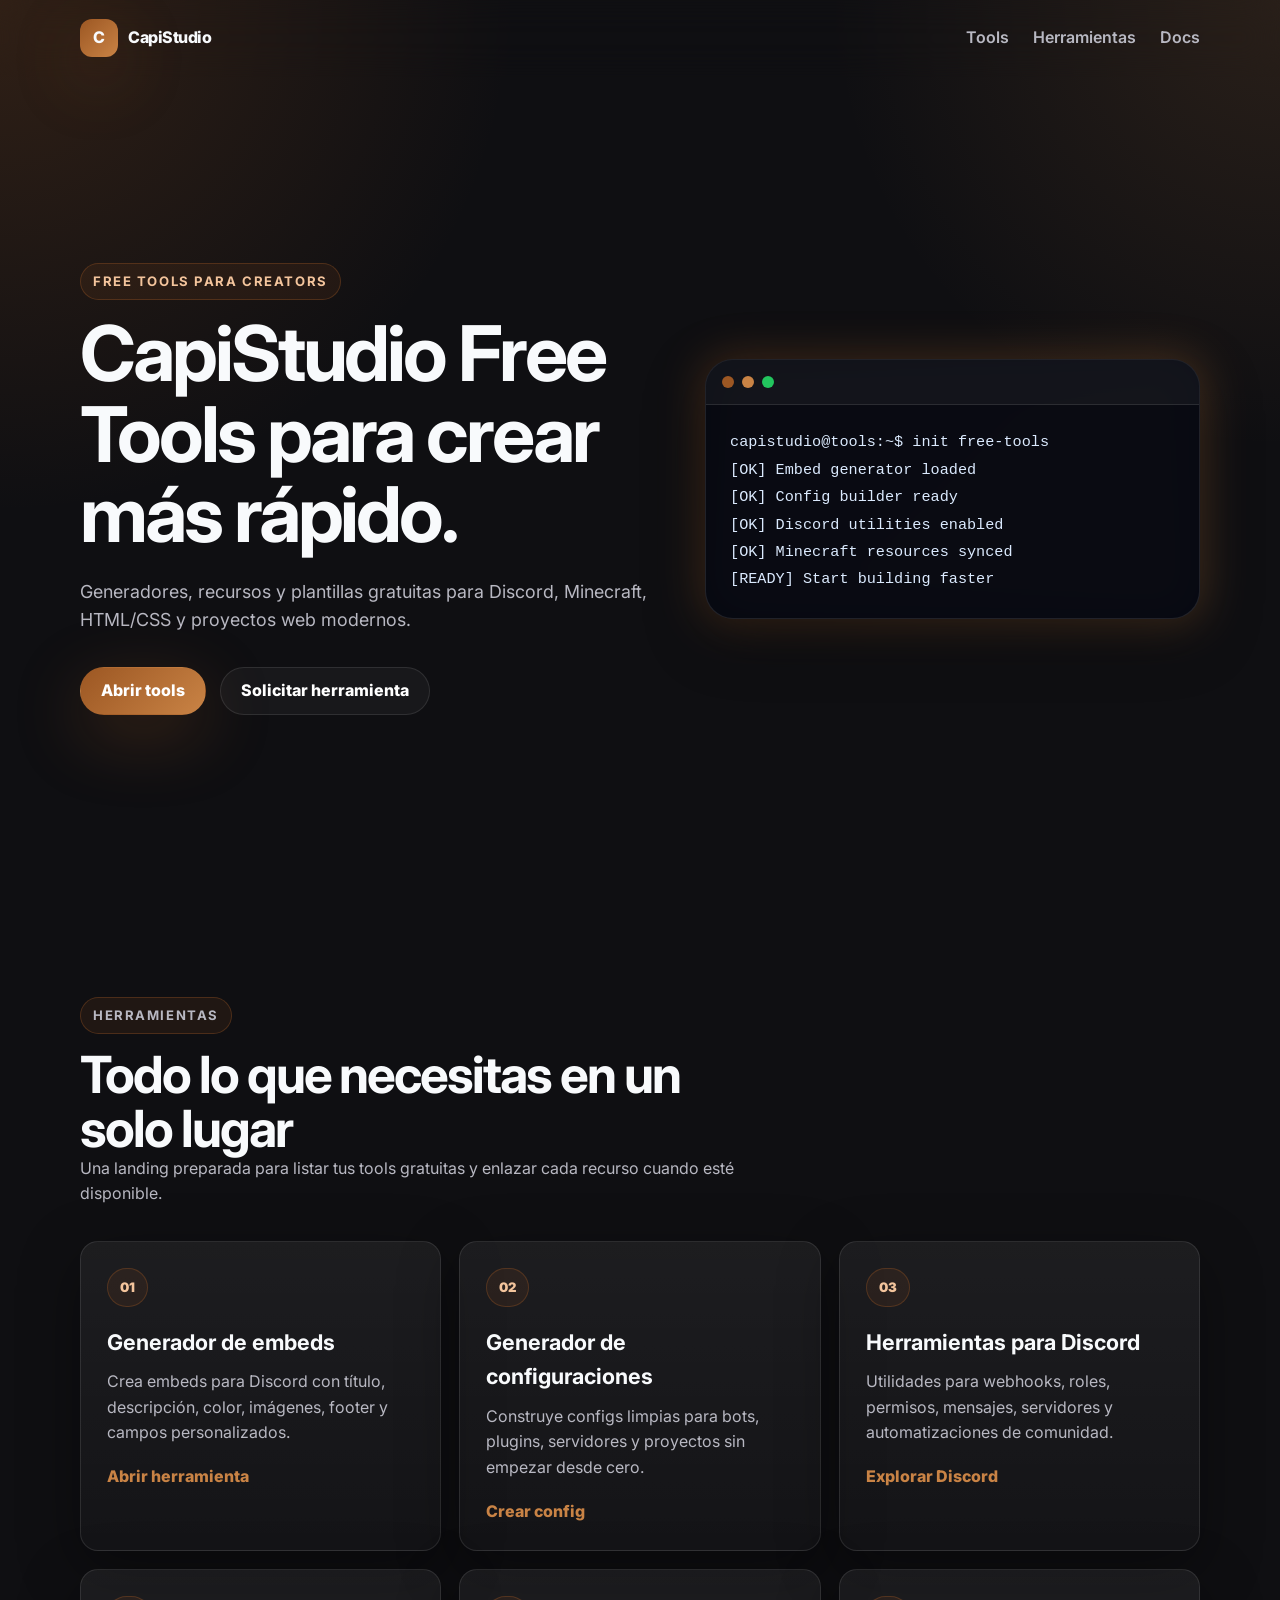
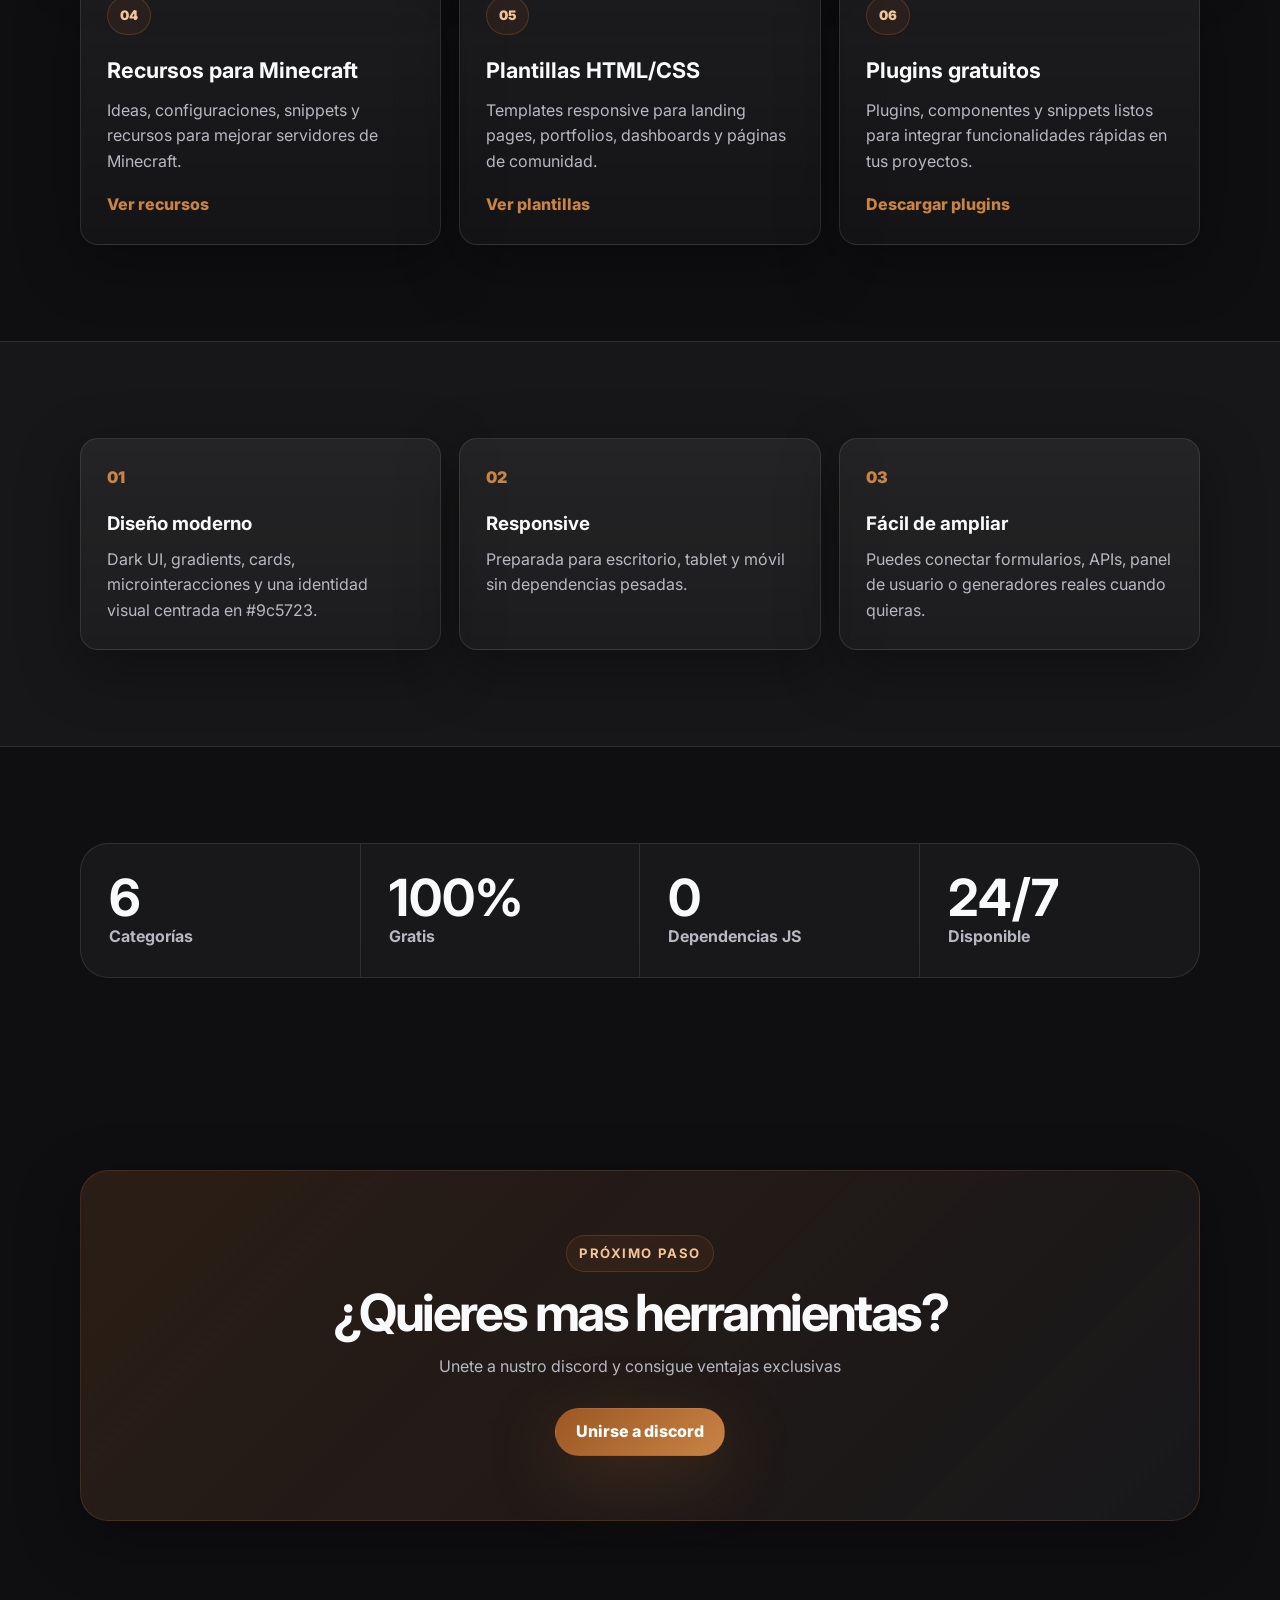
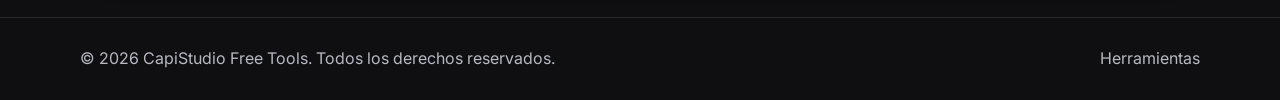
<file: index.html>
<!DOCTYPE html>
<html lang="es">
<head>
  <meta charset="UTF-8" />
  <meta name="viewport" content="width=device-width, initial-scale=1.0" />
  <meta name="description" content="CapiStudio Free Tools - herramientas gratuitas para embeds, configuraciones, Discord, Minecraft, HTML/CSS y plugins." />
  <title>CapiStudio Free Tools</title>
  <link rel="preconnect" href="https://fonts.googleapis.com" />
  <link rel="preconnect" href="https://fonts.gstatic.com" crossorigin />
  <link href="https://fonts.googleapis.com/css2?family=Inter:wght@400;500;600;700;800;900&display=swap" rel="stylesheet" />
  <link rel="stylesheet" href="assets/css/root.css" />
  <link rel="stylesheet" href="assets/css/base.css" />
  <link rel="stylesheet" href="assets/css/components.css" />
  <link rel="stylesheet" href="assets/css/home.css" />
</head>
<body>
  <header class="site-header" data-header>
    <nav class="navbar container">
      <a class="brand" href="index.html" aria-label="Inicio de CapiStudio Free Tools">
        <span class="brand__icon">C</span>
        <span>CapiStudio</span>
      </a>

      <button class="nav-toggle" type="button" data-nav-toggle aria-label="Abrir menú" aria-expanded="false">
        <span></span><span></span><span></span>
      </button>

      <div class="nav-menu" data-nav-menu>
        <a href="pages/tools.html">Tools</a>
        <a href="#tools">Herramientas</a>
        <a href="pages/docs.html">Docs</a>
      </div>
    </nav>
  </header>

  <main>
    <section class="hero section">
      <div class="container hero__grid">
        <div class="hero__content reveal">
          <p class="eyebrow">Free tools para creators</p>
          <h1>CapiStudio Free Tools para crear más rápido.</h1>
          <p class="hero__text">
            Generadores, recursos y plantillas gratuitas para Discord, Minecraft, HTML/CSS y proyectos web modernos.
          </p>
          <div class="hero__actions">
            <a class="btn" href="pages/tools.html">Abrir tools</a>
            <a class="btn btn--ghost" href="#request">Solicitar herramienta</a>
          </div>
        </div>

        <div class="hero-card reveal" id="preview">
          <div class="terminal">
            <div class="terminal__bar"><span></span><span></span><span></span></div>
            <pre><code>capistudio@tools:~$ init free-tools
[OK] Embed generator loaded
[OK] Config builder ready
[OK] Discord utilities enabled
[OK] Minecraft resources synced
[READY] Start building faster</code></pre>
          </div>
        </div>
      </div>
    </section>

    <section id="tools" class="section">
      <div class="container">
        <div class="section-heading reveal">
          <p class="eyebrow">Herramientas</p>
          <h2>Todo lo que necesitas en un solo lugar</h2>
          <p>Una landing preparada para listar tus tools gratuitas y enlazar cada recurso cuando esté disponible.</p>
        </div>

        <div class="cards-grid tools-grid">
          <article class="card reveal">
            <div class="card__icon">01</div>
            <h3>Generador de embeds</h3>
            <p>Crea embeds para Discord con título, descripción, color, imágenes, footer y campos personalizados.</p>
            <a href="pages/tools.html#embed-generator">Abrir herramienta</a>
          </article>

          <article class="card reveal">
            <div class="card__icon">02</div>
            <h3>Generador de configuraciones</h3>
            <p>Construye configs limpias para bots, plugins, servidores y proyectos sin empezar desde cero.</p>
            <a href="pages/tools.html#config-generator">Crear config</a>
          </article>

          <article class="card reveal">
            <div class="card__icon">03</div>
            <h3>Herramientas para Discord</h3>
            <p>Utilidades para webhooks, roles, permisos, mensajes, servidores y automatizaciones de comunidad.</p>
            <a href="pages/tools.html#discord-tools">Explorar Discord</a>
          </article>

          <article class="card reveal">
            <div class="card__icon">04</div>
            <h3>Recursos para Minecraft</h3>
            <p>Ideas, configuraciones, snippets y recursos para mejorar servidores de Minecraft.</p>
            <a href="pages/tools.html#minecraft-resources">Ver recursos</a>
          </article>

          <article class="card reveal">
            <div class="card__icon">05</div>
            <h3>Plantillas HTML/CSS</h3>
            <p>Templates responsive para landing pages, portfolios, dashboards y páginas de comunidad.</p>
            <a href="pages/tools.html#html-templates">Ver plantillas</a>
          </article>

          <article class="card reveal">
            <div class="card__icon">06</div>
            <h3>Plugins gratuitos</h3>
            <p>Plugins, componentes y snippets listos para integrar funcionalidades rápidas en tus proyectos.</p>
            <a href="pages/tools.html#free-plugins">Descargar plugins</a>
          </article>
        </div>
      </div>
    </section>

    <section id="features" class="section section--alt">
      <div class="container feature-list">
        <div class="feature reveal">
          <span>01</span>
          <h3>Diseño moderno</h3>
          <p>Dark UI, gradients, cards, microinteracciones y una identidad visual centrada en #9c5723.</p>
        </div>
        <div class="feature reveal">
          <span>02</span>
          <h3>Responsive</h3>
          <p>Preparada para escritorio, tablet y móvil sin dependencias pesadas.</p>
        </div>
        <div class="feature reveal">
          <span>03</span>
          <h3>Fácil de ampliar</h3>
          <p>Puedes conectar formularios, APIs, panel de usuario o generadores reales cuando quieras.</p>
        </div>
      </div>
    </section>

    <section id="stats" class="section">
      <div class="container stats reveal">
        <div><strong>6</strong><span>Categorías</span></div>
        <div><strong>100%</strong><span>Gratis</span></div>
        <div><strong>0</strong><span>Dependencias JS</span></div>
        <div><strong>24/7</strong><span>Disponible</span></div>
      </div>
    </section>

    <section id="request" class="section">
      <div class="container cta reveal">
        <p class="eyebrow">Próximo paso</p>
        <h2>¿Quieres mas herramientas?</h2>
        <p>
          Unete a nustro discord y consigue ventajas exclusivas
        </p>
        <a class="btn" href="https://discord.gg/7ndVfBfje5">Unirse a discord</a>
      </div>
    </section>
  </main>

  <footer class="site-footer">
    <div class="container footer__inner">
      <p>© <span data-year></span> CapiStudio Free Tools. Todos los derechos reservados.</p>
      <a href="#tools">Herramientas</a>
    </div>
  </footer>

  <script src="assets/js/main.js"></script>
</body>
</html>
</file>
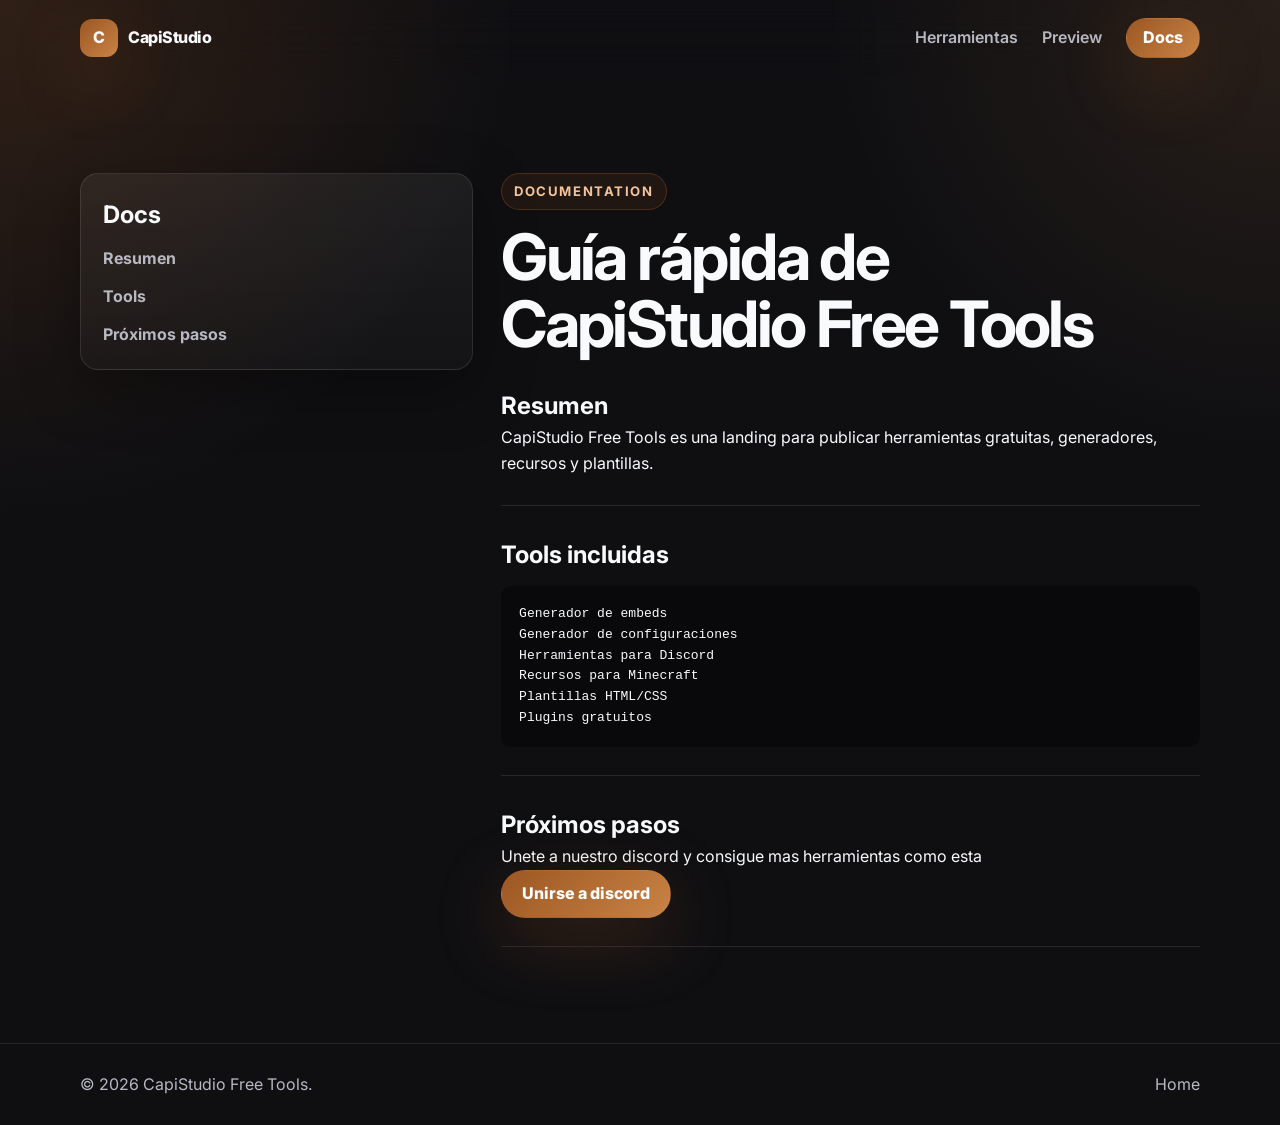
<file: pages/docs.html>
<!DOCTYPE html>
<html lang="es">
<head>
  <meta charset="UTF-8" />
  <meta name="viewport" content="width=device-width, initial-scale=1.0" />
  <meta name="description" content="Documentación de CapiStudio Free Tools." />
  <title>Docs - CapiStudio Free Tools</title>
  <link rel="preconnect" href="https://fonts.googleapis.com" />
  <link rel="preconnect" href="https://fonts.gstatic.com" crossorigin />
  <link href="https://fonts.googleapis.com/css2?family=Inter:wght@400;500;600;700;800&display=swap" rel="stylesheet" />
  <link rel="stylesheet" href="../assets/css/root.css" />
  <link rel="stylesheet" href="../assets/css/base.css" />
  <link rel="stylesheet" href="../assets/css/components.css" />
  <link rel="stylesheet" href="../assets/css/pages.css" />
</head>
<body>
  <header class="site-header" data-header>
    <nav class="navbar container">
      <a class="brand" href="../index.html" aria-label="Inicio de CapiStudio Free Tools">
        <span class="brand__icon">C</span><span>CapiStudio</span>
      </a>
      <button class="nav-toggle" type="button" data-nav-toggle aria-label="Abrir menú" aria-expanded="false">
        <span></span><span></span><span></span>
      </button>
      <div class="nav-menu" data-nav-menu>
        <a href="../index.html#tools">Herramientas</a>
        <a href="../index.html#preview">Preview</a>
        <a href="docs.html" class="btn btn--small">Docs</a>
      </div>
    </nav>
  </header>

  <main class="section page-hero">
    <div class="container docs-layout">
      <aside class="doc-card reveal">
        <h2>Docs</h2>
        <a href="#overview">Resumen</a>
        <a href="#tools">Tools</a>
        <a href="#next">Próximos pasos</a>
      </aside>

      <article class="doc-content reveal">
        <p class="eyebrow">Documentation</p>
        <h1>Guía rápida de CapiStudio Free Tools</h1>

        <section id="overview">
          <h2>Resumen</h2>
          <p>CapiStudio Free Tools es una landing para publicar herramientas gratuitas, generadores, recursos y plantillas.</p>
        </section>

        <section id="tools">
          <h2>Tools incluidas</h2>
          <pre><code>Generador de embeds
Generador de configuraciones
Herramientas para Discord
Recursos para Minecraft
Plantillas HTML/CSS
Plugins gratuitos</code></pre>
        </section>

        <section id="next">
          <h2>Próximos pasos</h2>
          <p>Unete a nuestro discord y consigue mas herramientas como esta</p>
          <a href="https://discord.gg/7ndVfBfje5" class="btn">Unirse a discord</a>
        </section>
      </article>
    </div>
  </main>

  <footer class="site-footer">
    <div class="container footer__inner">
      <p>© <span data-year></span> CapiStudio Free Tools.</p>
      <a href="../index.html">Home</a>
    </div>
  </footer>
  <script src="../assets/js/main.js"></script>
</body>
</html>
</file>
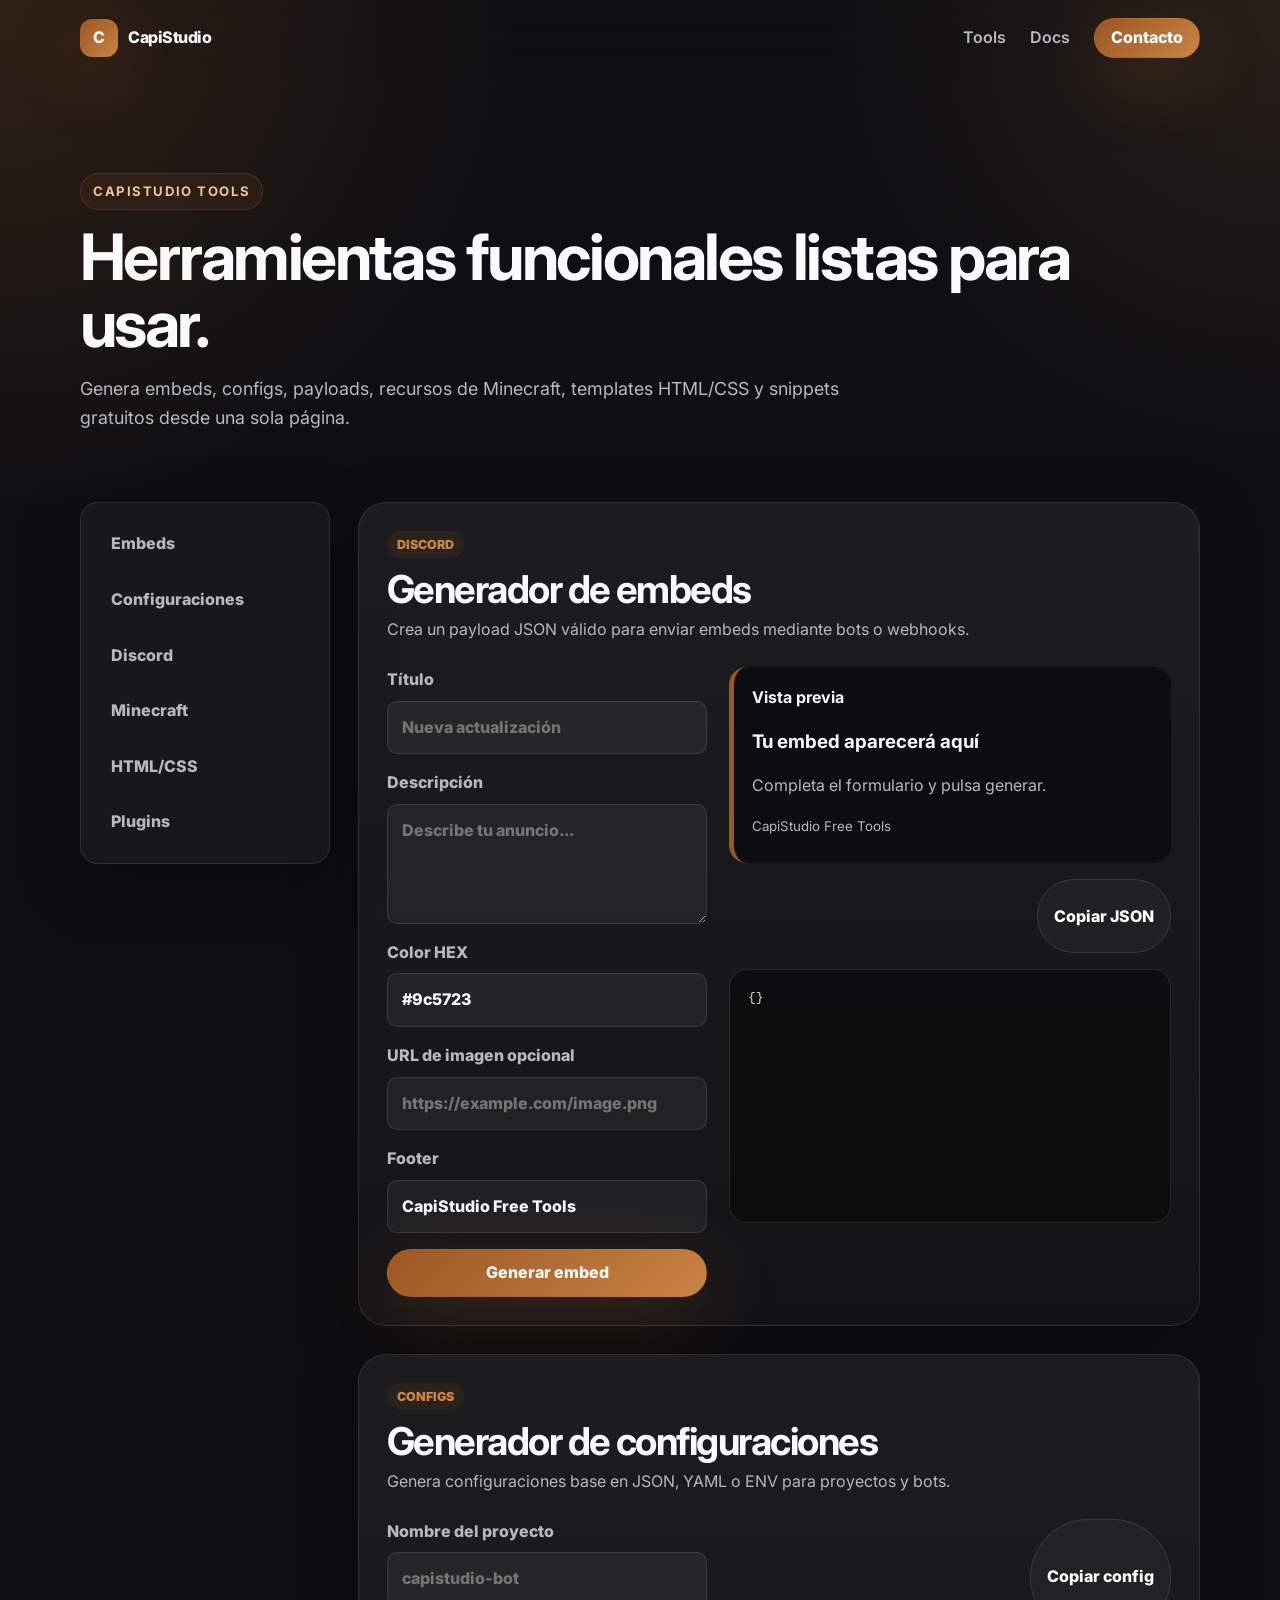
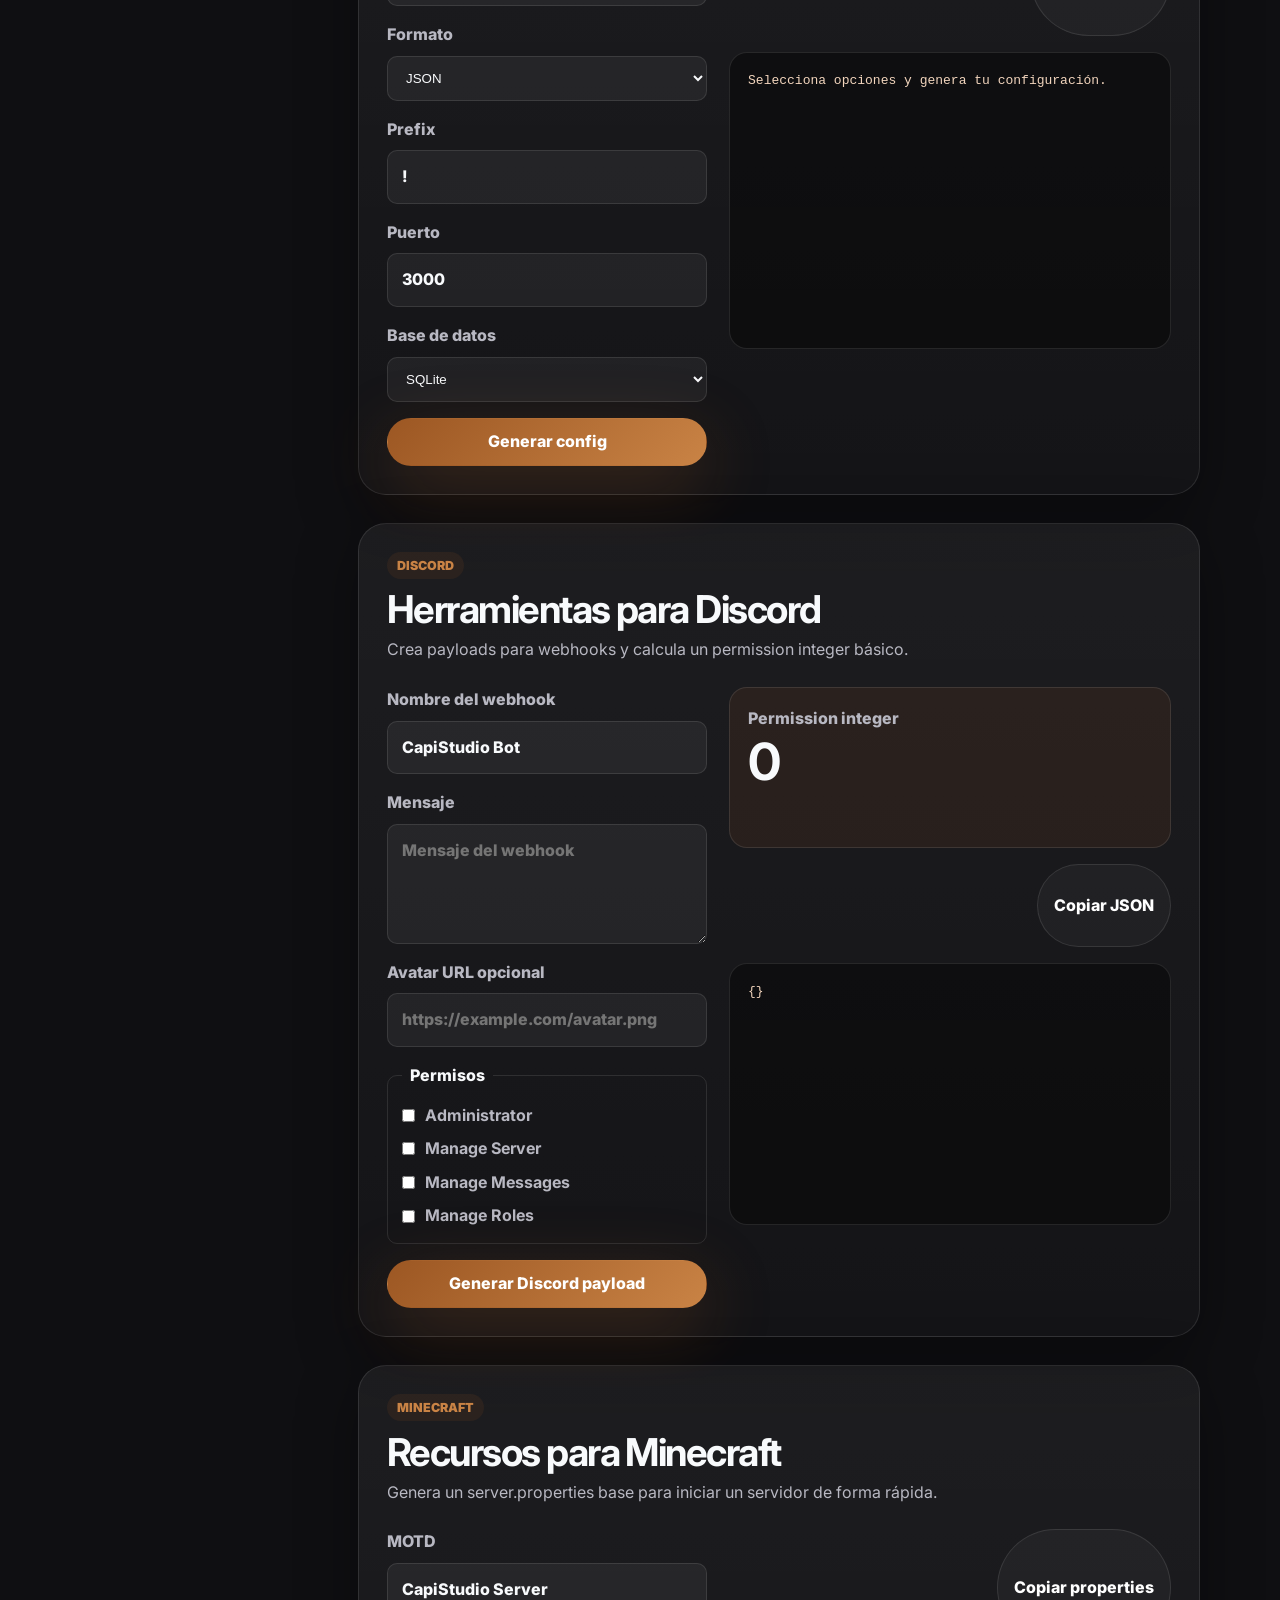
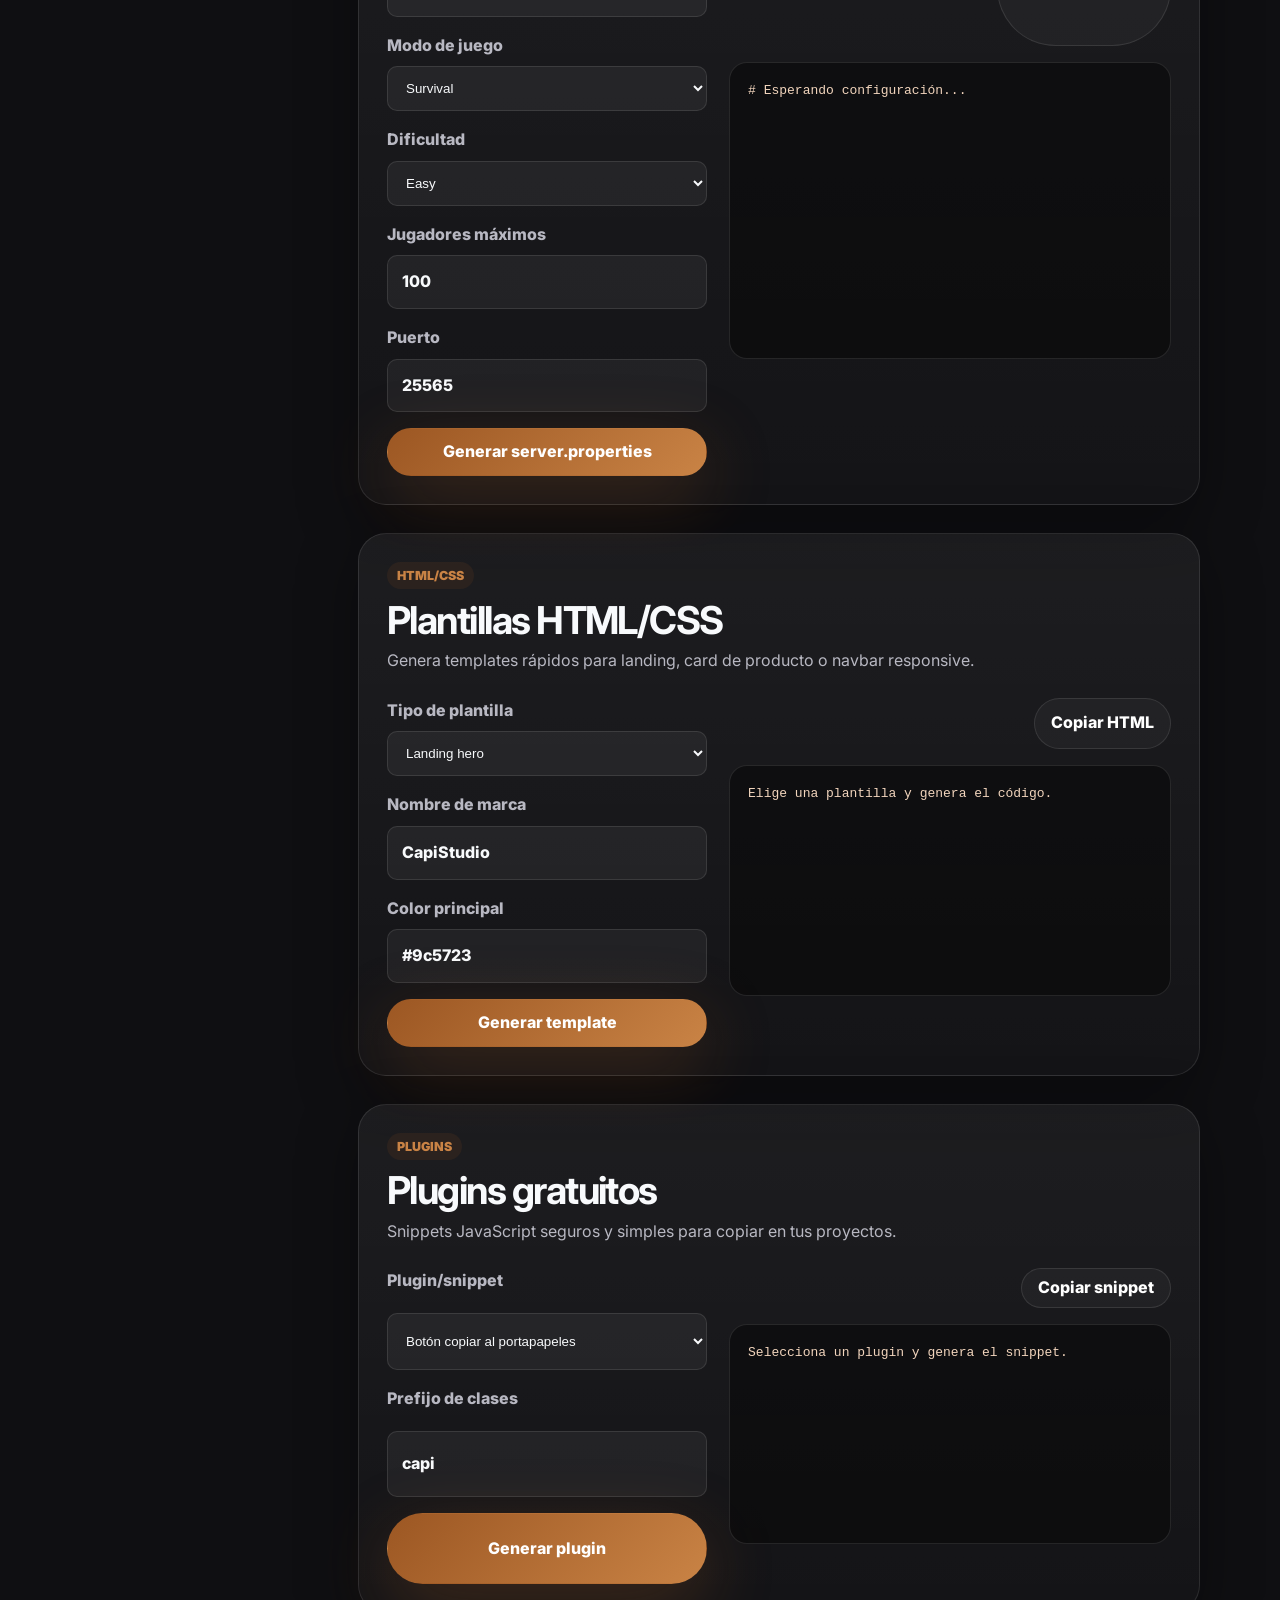
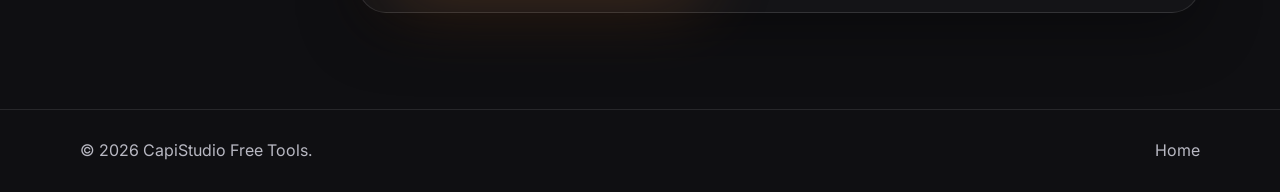
<file: pages/tools.html>
<!DOCTYPE html>
<html lang="es">
<head>
  <meta charset="UTF-8" />
  <meta name="viewport" content="width=device-width, initial-scale=1.0" />
  <meta name="description" content="Tools gratuitas de CapiStudio: embeds, configs, Discord, Minecraft, HTML/CSS y plugins." />
  <title>Tools - CapiStudio Free Tools</title>
  <link rel="preconnect" href="https://fonts.googleapis.com" />
  <link rel="preconnect" href="https://fonts.gstatic.com" crossorigin />
  <link href="https://fonts.googleapis.com/css2?family=Inter:wght@400;500;600;700;800;900&display=swap" rel="stylesheet" />
  <link rel="stylesheet" href="../assets/css/root.css" />
  <link rel="stylesheet" href="../assets/css/base.css" />
  <link rel="stylesheet" href="../assets/css/components.css" />
  <link rel="stylesheet" href="../assets/css/pages.css" />
</head>
<body>
  <header class="site-header" data-header>
    <nav class="navbar container">
      <a class="brand" href="../index.html" aria-label="Inicio de CapiStudio Free Tools">
        <span class="brand__icon">C</span><span>CapiStudio</span>
      </a>
      <button class="nav-toggle" type="button" data-nav-toggle aria-label="Abrir menú" aria-expanded="false">
        <span></span><span></span><span></span>
      </button>
      <div class="nav-menu" data-nav-menu>
        <a href="tools.html">Tools</a>
        <a href="docs.html">Docs</a>
        <a href="../index.html#request" class="btn btn--small">Contacto</a>
      </div>
    </nav>
  </header>

  <main>
    <section class="section page-hero tools-hero">
      <div class="container">
        <p class="eyebrow reveal">CapiStudio Tools</p>
        <h1 class="reveal">Herramientas funcionales listas para usar.</h1>
        <p class="tools-hero__text reveal">
          Genera embeds, configs, payloads, recursos de Minecraft, templates HTML/CSS y snippets gratuitos desde una sola página.
        </p>
      </div>
    </section>

    <section class="section tools-page">
      <div class="container tools-layout">
        <aside class="tools-sidebar reveal" aria-label="Menú de herramientas">
          <a href="#embed-generator">Embeds</a>
          <a href="#config-generator">Configuraciones</a>
          <a href="#discord-tools">Discord</a>
          <a href="#minecraft-resources">Minecraft</a>
          <a href="#html-templates">HTML/CSS</a>
          <a href="#free-plugins">Plugins</a>
        </aside>

        <div class="tools-stack">
          <section id="embed-generator" class="tool-panel reveal" data-tool="embed">
            <div class="tool-panel__header">
              <span class="tag">Discord</span>
              <h2>Generador de embeds</h2>
              <p>Crea un payload JSON válido para enviar embeds mediante bots o webhooks.</p>
            </div>

            <div class="tool-grid">
              <form class="tool-form" data-form="embed" novalidate>
                <label>Título
                  <input name="title" type="text" maxlength="256" required placeholder="Nueva actualización" />
                </label>
                <label>Descripción
                  <textarea name="description" maxlength="4000" required placeholder="Describe tu anuncio..."></textarea>
                </label>
                <label>Color HEX
                  <input name="color" type="text" value="#9c5723" pattern="^#[0-9a-fA-F]{6}$" required />
                </label>
                <label>URL de imagen opcional
                  <input name="image" type="url" placeholder="https://example.com/image.png" />
                </label>
                <label>Footer
                  <input name="footer" type="text" maxlength="2048" value="CapiStudio Free Tools" />
                </label>
                <button class="btn" type="submit">Generar embed</button>
              </form>

              <div class="tool-output">
                <div class="discord-preview" data-embed-preview>
                  <strong>Vista previa</strong>
                  <h3>Tu embed aparecerá aquí</h3>
                  <p>Completa el formulario y pulsa generar.</p>
                  <small>CapiStudio Free Tools</small>
                </div>
                <div class="output-actions">
                  <button class="btn btn--ghost btn--small" type="button" data-copy-target="embed-output">Copiar JSON</button>
                </div>
                <pre><code id="embed-output">{}</code></pre>
                <p class="form-status" data-status="embed"></p>
              </div>
            </div>
          </section>

          <section id="config-generator" class="tool-panel reveal" data-tool="config">
            <div class="tool-panel__header">
              <span class="tag">Configs</span>
              <h2>Generador de configuraciones</h2>
              <p>Genera configuraciones base en JSON, YAML o ENV para proyectos y bots.</p>
            </div>

            <div class="tool-grid">
              <form class="tool-form" data-form="config" novalidate>
                <label>Nombre del proyecto
                  <input name="project" type="text" maxlength="64" required placeholder="capistudio-bot" />
                </label>
                <label>Formato
                  <select name="format" required>
                    <option value="json">JSON</option>
                    <option value="yaml">YAML</option>
                    <option value="env">ENV</option>
                  </select>
                </label>
                <label>Prefix
                  <input name="prefix" type="text" maxlength="8" value="!" required />
                </label>
                <label>Puerto
                  <input name="port" type="number" min="1" max="65535" value="3000" required />
                </label>
                <label>Base de datos
                  <select name="database" required>
                    <option value="sqlite">SQLite</option>
                    <option value="mysql">MySQL</option>
                    <option value="mongodb">MongoDB</option>
                  </select>
                </label>
                <button class="btn" type="submit">Generar config</button>
              </form>

              <div class="tool-output">
                <div class="output-actions">
                  <button class="btn btn--ghost btn--small" type="button" data-copy-target="config-output">Copiar config</button>
                </div>
                <pre><code id="config-output">Selecciona opciones y genera tu configuración.</code></pre>
                <p class="form-status" data-status="config"></p>
              </div>
            </div>
          </section>

          <section id="discord-tools" class="tool-panel reveal" data-tool="discord">
            <div class="tool-panel__header">
              <span class="tag">Discord</span>
              <h2>Herramientas para Discord</h2>
              <p>Crea payloads para webhooks y calcula un permission integer básico.</p>
            </div>

            <div class="tool-grid">
              <form class="tool-form" data-form="discord" novalidate>
                <label>Nombre del webhook
                  <input name="username" type="text" maxlength="80" required value="CapiStudio Bot" />
                </label>
                <label>Mensaje
                  <textarea name="content" maxlength="2000" required placeholder="Mensaje del webhook"></textarea>
                </label>
                <label>Avatar URL opcional
                  <input name="avatar" type="url" placeholder="https://example.com/avatar.png" />
                </label>
                <fieldset class="checkbox-group">
                  <legend>Permisos</legend>
                  <label><input type="checkbox" name="permission" value="8" /> Administrator</label>
                  <label><input type="checkbox" name="permission" value="32" /> Manage Server</label>
                  <label><input type="checkbox" name="permission" value="8192" /> Manage Messages</label>
                  <label><input type="checkbox" name="permission" value="268435456" /> Manage Roles</label>
                </fieldset>
                <button class="btn" type="submit">Generar Discord payload</button>
              </form>

              <div class="tool-output">
                <div class="metric-card">
                  <span>Permission integer</span>
                  <strong data-permission-output>0</strong>
                </div>
                <div class="output-actions">
                  <button class="btn btn--ghost btn--small" type="button" data-copy-target="discord-output">Copiar JSON</button>
                </div>
                <pre><code id="discord-output">{}</code></pre>
                <p class="form-status" data-status="discord"></p>
              </div>
            </div>
          </section>

          <section id="minecraft-resources" class="tool-panel reveal" data-tool="minecraft">
            <div class="tool-panel__header">
              <span class="tag">Minecraft</span>
              <h2>Recursos para Minecraft</h2>
              <p>Genera un server.properties base para iniciar un servidor de forma rápida.</p>
            </div>

            <div class="tool-grid">
              <form class="tool-form" data-form="minecraft" novalidate>
                <label>MOTD
                  <input name="motd" type="text" maxlength="120" required value="CapiStudio Server" />
                </label>
                <label>Modo de juego
                  <select name="gamemode" required>
                    <option value="survival">Survival</option>
                    <option value="creative">Creative</option>
                    <option value="adventure">Adventure</option>
                  </select>
                </label>
                <label>Dificultad
                  <select name="difficulty" required>
                    <option value="easy">Easy</option>
                    <option value="normal">Normal</option>
                    <option value="hard">Hard</option>
                    <option value="peaceful">Peaceful</option>
                  </select>
                </label>
                <label>Jugadores máximos
                  <input name="maxPlayers" type="number" min="1" max="500" value="100" required />
                </label>
                <label>Puerto
                  <input name="serverPort" type="number" min="1" max="65535" value="25565" required />
                </label>
                <button class="btn" type="submit">Generar server.properties</button>
              </form>

              <div class="tool-output">
                <div class="output-actions">
                  <button class="btn btn--ghost btn--small" type="button" data-copy-target="minecraft-output">Copiar properties</button>
                </div>
                <pre><code id="minecraft-output"># Esperando configuración...</code></pre>
                <p class="form-status" data-status="minecraft"></p>
              </div>
            </div>
          </section>

          <section id="html-templates" class="tool-panel reveal" data-tool="templates">
            <div class="tool-panel__header">
              <span class="tag">HTML/CSS</span>
              <h2>Plantillas HTML/CSS</h2>
              <p>Genera templates rápidos para landing, card de producto o navbar responsive.</p>
            </div>

            <div class="tool-grid">
              <form class="tool-form" data-form="template" novalidate>
                <label>Tipo de plantilla
                  <select name="templateType" required>
                    <option value="landing">Landing hero</option>
                    <option value="card">Card de producto</option>
                    <option value="navbar">Navbar responsive</option>
                  </select>
                </label>
                <label>Nombre de marca
                  <input name="brand" type="text" maxlength="48" required value="CapiStudio" />
                </label>
                <label>Color principal
                  <input name="templateColor" type="text" pattern="^#[0-9a-fA-F]{6}$" value="#9c5723" required />
                </label>
                <button class="btn" type="submit">Generar template</button>
              </form>

              <div class="tool-output">
                <div class="output-actions">
                  <button class="btn btn--ghost btn--small" type="button" data-copy-target="template-output">Copiar HTML</button>
                </div>
                <pre><code id="template-output">Elige una plantilla y genera el código.</code></pre>
                <p class="form-status" data-status="template"></p>
              </div>
            </div>
          </section>

          <section id="free-plugins" class="tool-panel reveal" data-tool="plugins">
            <div class="tool-panel__header">
              <span class="tag">Plugins</span>
              <h2>Plugins gratuitos</h2>
              <p>Snippets JavaScript seguros y simples para copiar en tus proyectos.</p>
            </div>

            <div class="tool-grid">
              <form class="tool-form" data-form="plugin" novalidate>
                <label>Plugin/snippet
                  <select name="pluginType" required>
                    <option value="copy">Botón copiar al portapapeles</option>
                    <option value="accordion">Accordion accesible</option>
                    <option value="cookie">Banner de cookies local</option>
                  </select>
                </label>
                <label>Prefijo de clases
                  <input name="classPrefix" type="text" maxlength="24" pattern="^[a-zA-Z][a-zA-Z0-9-]*$" value="capi" required />
                </label>
                <button class="btn" type="submit">Generar plugin</button>
              </form>

              <div class="tool-output">
                <div class="output-actions">
                  <button class="btn btn--ghost btn--small" type="button" data-copy-target="plugin-output">Copiar snippet</button>
                </div>
                <pre><code id="plugin-output">Selecciona un plugin y genera el snippet.</code></pre>
                <p class="form-status" data-status="plugin"></p>
              </div>
            </div>
          </section>
        </div>
      </div>
    </section>
  </main>

  <footer class="site-footer">
    <div class="container footer__inner">
      <p>© <span data-year></span> CapiStudio Free Tools.</p>
      <a href="../index.html">Home</a>
    </div>
  </footer>

  <script src="../assets/js/main.js"></script>
  <script src="../assets/js/tools.js"></script>
</body>
</html>
</file>
<file: assets/css/root.css>
:root {
  --primary-color: #9c5723;
  --secondary-color: #c98345;

  --background-color: #0f0f12;
  --surface-color: #18181d;
  --surface-color-2: #202027;
  --text-color: #f8fafc;
  --muted-color: #b8b8c2;
  --border-color: rgba(255, 255, 255, 0.1);
  --danger-color: #ef4444;
  --success-color: #22c55e;

  --container-width: 1120px;
  --radius-sm: 10px;
  --radius-md: 18px;
  --radius-lg: 28px;
  --shadow-primary: 0 20px 70px rgba(156, 87, 35, 0.32);
  --shadow-card: 0 18px 60px rgba(0, 0, 0, 0.35);

  --font-main: "Inter", system-ui, -apple-system, BlinkMacSystemFont, "Segoe UI", sans-serif;
  --transition-fast: 180ms ease;
  --transition-normal: 260ms ease;
}
</file>
<file: assets/css/base.css>
* {
  box-sizing: border-box;
  margin: 0;
  padding: 0;
}

html {
  scroll-behavior: smooth;
}

body {
  min-height: 100vh;
  font-family: var(--font-main);
  color: var(--text-color);
  background:
    radial-gradient(circle at top left, rgba(156, 87, 35, 0.24), transparent 32rem),
    radial-gradient(circle at top right, rgba(201, 131, 69, 0.14), transparent 28rem),
    var(--background-color);
  line-height: 1.6;
}

a {
  color: inherit;
  text-decoration: none;
}

img {
  max-width: 100%;
  display: block;
}

button,
input,
textarea {
  font: inherit;
}

.container {
  width: min(100% - 32px, var(--container-width));
  margin-inline: auto;
}

.section {
  padding: 96px 0;
}

.section--alt {
  background: rgba(255, 255, 255, 0.03);
  border-block: 1px solid var(--border-color);
}

.section-heading {
  max-width: 680px;
  margin-bottom: 34px;
}

.section-heading h1,
.section-heading h2,
.hero h1 {
  line-height: 1.05;
  letter-spacing: -0.04em;
}

.section-heading h2 {
  font-size: clamp(2rem, 4vw, 3.25rem);
}

.section-heading p,
.hero__text,
.card p,
.feature p {
  color: var(--muted-color);
}

.eyebrow {
  width: fit-content;
  margin-bottom: 14px;
  padding: 7px 12px;
  border: 1px solid rgba(156, 87, 35, 0.36);
  border-radius: 999px;
  color: #f3c49c;
  background: rgba(156, 87, 35, 0.12);
  font-size: 0.82rem;
  font-weight: 700;
  text-transform: uppercase;
  letter-spacing: 0.12em;
}

.reveal {
  opacity: 0;
  transform: translateY(18px);
  transition: opacity 600ms ease, transform 600ms ease;
}

.reveal.is-visible {
  opacity: 1;
  transform: translateY(0);
}
</file>
<file: assets/css/components.css>
.site-header {
  position: sticky;
  top: 0;
  z-index: 50;
  border-bottom: 1px solid transparent;
  backdrop-filter: blur(18px);
  transition: background var(--transition-normal), border-color var(--transition-normal);
}

.site-header.is-scrolled {
  border-color: var(--border-color);
  background: rgba(7, 9, 19, 0.78);
}

.navbar {
  height: 76px;
  display: flex;
  align-items: center;
  justify-content: space-between;
}

.brand {
  display: inline-flex;
  align-items: center;
  gap: 10px;
  font-weight: 800;
  letter-spacing: -0.03em;
}

.brand__icon {
  width: 38px;
  height: 38px;
  display: grid;
  place-items: center;
  border-radius: 12px;
  background: linear-gradient(135deg, var(--primary-color), var(--secondary-color));
  box-shadow: var(--shadow-primary);
}

.nav-menu {
  display: flex;
  align-items: center;
  gap: 24px;
  color: var(--muted-color);
  font-weight: 600;
}

.nav-menu a:hover {
  color: var(--text-color);
}

.nav-toggle {
  display: none;
  width: 44px;
  height: 44px;
  border: 1px solid var(--border-color);
  border-radius: 12px;
  background: var(--surface-color);
  cursor: pointer;
}

.nav-toggle span {
  display: block;
  width: 18px;
  height: 2px;
  margin: 4px auto;
  background: var(--text-color);
}

.btn {
  display: inline-flex;
  align-items: center;
  justify-content: center;
  min-height: 48px;
  padding: 0 20px;
  border: 1px solid transparent;
  border-radius: 999px;
  color: white;
  background: linear-gradient(135deg, var(--primary-color), var(--secondary-color));
  font-weight: 800;
  box-shadow: var(--shadow-primary);
  transition: transform var(--transition-fast), opacity var(--transition-fast);
}

.btn:hover {
  transform: translateY(-2px);
  opacity: 0.94;
}

.btn--small {
  min-height: 40px;
  padding-inline: 16px;
}

.btn--ghost {
  border-color: var(--border-color);
  background: rgba(255, 255, 255, 0.04);
  box-shadow: none;
}

.cards-grid {
  display: grid;
  grid-template-columns: repeat(3, 1fr);
  gap: 18px;
}

.card,
.feature,
.form-card,
.doc-card {
  border: 1px solid var(--border-color);
  border-radius: var(--radius-md);
  background: linear-gradient(180deg, rgba(255,255,255,0.06), rgba(255,255,255,0.025));
  box-shadow: var(--shadow-card);
}

.card {
  position: relative;
  overflow: hidden;
  padding: 26px;
  transition: transform var(--transition-normal), border-color var(--transition-normal);
}

.card:hover {
  transform: translateY(-6px);
  border-color: rgba(156, 87, 35, 0.52);
}

.card__icon {
  width: fit-content;
  margin-bottom: 18px;
  padding: 8px 12px;
  border: 1px solid rgba(156, 87, 35, 0.36);
  border-radius: 999px;
  color: #f3c49c;
  background: rgba(156, 87, 35, 0.12);
  font-size: 0.82rem;
  font-weight: 900;
}

.card h3 {
  margin-bottom: 10px;
  font-size: 1.35rem;
}

.card a {
  display: inline-block;
  margin-top: 18px;
  color: var(--secondary-color);
  font-weight: 800;
}

.site-footer {
  border-top: 1px solid var(--border-color);
  padding: 28px 0;
  color: var(--muted-color);
}

.footer__inner {
  display: flex;
  justify-content: space-between;
  gap: 18px;
}

@media (max-width: 760px) {
  .nav-toggle {
    display: block;
  }

  .nav-menu {
    position: absolute;
    top: 76px;
    left: 16px;
    right: 16px;
    display: none;
    flex-direction: column;
    align-items: stretch;
    padding: 18px;
    border: 1px solid var(--border-color);
    border-radius: var(--radius-md);
    background: rgba(15, 19, 36, 0.98);
  }

  .nav-menu.is-open {
    display: flex;
  }

  .cards-grid {
    grid-template-columns: 1fr;
  }

  .footer__inner {
    flex-direction: column;
  }
}
</file>
<file: assets/css/home.css>
.hero {
  min-height: calc(100vh - 76px);
  display: grid;
  align-items: center;
}

.hero__grid {
  display: grid;
  grid-template-columns: 1.08fr 0.92fr;
  gap: 44px;
  align-items: center;
}

.hero h1 {
  max-width: 780px;
  font-size: clamp(2.7rem, 6vw, 5.7rem);
}

.hero__text {
  max-width: 620px;
  margin-top: 22px;
  font-size: 1.12rem;
}

.hero__actions {
  display: flex;
  flex-wrap: wrap;
  gap: 14px;
  margin-top: 32px;
}

.hero-card {
  position: relative;
}

.hero-card::before {
  content: "";
  position: absolute;
  inset: -2px;
  border-radius: var(--radius-lg);
  background: linear-gradient(135deg, var(--primary-color), var(--secondary-color));
  filter: blur(22px);
  opacity: 0.36;
}

.terminal {
  position: relative;
  overflow: hidden;
  border: 1px solid var(--border-color);
  border-radius: var(--radius-lg);
  background: rgba(5, 8, 18, 0.92);
  box-shadow: var(--shadow-card);
}

.terminal__bar {
  display: flex;
  gap: 8px;
  padding: 16px;
  border-bottom: 1px solid var(--border-color);
  background: rgba(255, 255, 255, 0.04);
}

.terminal__bar span {
  width: 12px;
  height: 12px;
  border-radius: 999px;
  background: var(--primary-color);
}

.terminal__bar span:nth-child(2) {
  background: var(--secondary-color);
}

.terminal__bar span:nth-child(3) {
  background: var(--success-color);
}

.terminal pre {
  padding: 24px;
  overflow-x: auto;
  color: #dbeafe;
  font-size: 0.95rem;
  line-height: 1.8;
}

.feature-list {
  display: grid;
  grid-template-columns: repeat(3, 1fr);
  gap: 18px;
}

.feature {
  padding: 26px;
}

.feature span {
  display: inline-block;
  margin-bottom: 18px;
  color: var(--secondary-color);
  font-weight: 900;
}

.feature h3 {
  margin-bottom: 8px;
}

.stats {
  display: grid;
  grid-template-columns: repeat(4, 1fr);
  overflow: hidden;
  border: 1px solid var(--border-color);
  border-radius: var(--radius-lg);
  background: rgba(255, 255, 255, 0.04);
}

.stats div {
  padding: 28px;
  border-right: 1px solid var(--border-color);
}

.stats div:last-child {
  border-right: 0;
}

.stats strong {
  display: block;
  font-size: clamp(2rem, 4vw, 3.3rem);
  line-height: 1;
}

.stats span {
  color: var(--muted-color);
  font-weight: 700;
}

.cta {
  text-align: center;
  padding: 64px 28px;
  border: 1px solid rgba(156, 87, 35, 0.3);
  border-radius: var(--radius-lg);
  background: linear-gradient(135deg, rgba(156, 87, 35, 0.2), rgba(255, 255, 255, 0.035));
  box-shadow: var(--shadow-card);
}

.cta .eyebrow {
  margin-inline: auto;
}

.cta h2 {
  max-width: 780px;
  margin: 0 auto 16px;
  font-size: clamp(2rem, 4vw, 3.4rem);
  line-height: 1.02;
  letter-spacing: -0.05em;
}

.cta p:not(.eyebrow) {
  max-width: 680px;
  margin: 0 auto 28px;
  color: var(--muted-color);
}

@media (max-width: 900px) {
  .hero__grid,
  .feature-list,
  .stats {
    grid-template-columns: 1fr;
  }

  .stats div {
    border-right: 0;
    border-bottom: 1px solid var(--border-color);
  }
}
</file>
<file: assets/css/pages.css>
.page-hero {
  min-height: calc(100vh - 76px);
}

.page-hero h1 {
  font-size: clamp(2.4rem, 5vw, 4.5rem);
  line-height: 1.04;
  letter-spacing: -0.04em;
}

.resources-grid {
  display: grid;
  grid-template-columns: repeat(3, 1fr);
  gap: 18px;
}

.resource-card {
  min-height: 280px;
  display: flex;
  flex-direction: column;
  align-items: flex-start;
  justify-content: space-between;
  padding: 26px;
  border: 1px solid var(--border-color);
  border-radius: var(--radius-md);
  background: linear-gradient(180deg, rgba(156, 87, 35, 0.12), rgba(255,255,255,0.03));
  box-shadow: var(--shadow-card);
}

.resource-card h2 {
  margin-top: 18px;
  font-size: 1.5rem;
}

.resource-card p {
  margin: 10px 0 22px;
  color: var(--muted-color);
}

.tag {
  padding: 6px 10px;
  border-radius: 999px;
  color: var(--secondary-color);
  background: rgba(156, 87, 35, 0.12);
  font-size: 0.78rem;
  font-weight: 900;
  text-transform: uppercase;
}

.docs-layout,
.contact-grid {
  display: grid;
  grid-template-columns: 0.36fr 0.64fr;
  gap: 28px;
  align-items: start;
}

.doc-card {
  position: sticky;
  top: 96px;
  display: grid;
  gap: 12px;
  padding: 22px;
}

.doc-card a {
  color: var(--muted-color);
  font-weight: 700;
}

.doc-content section {
  margin-top: 30px;
  padding-bottom: 28px;
  border-bottom: 1px solid var(--border-color);
}

.doc-content pre {
  margin-top: 12px;
  padding: 18px;
  overflow-x: auto;
  border-radius: var(--radius-sm);
  background: rgba(0, 0, 0, 0.35);
}

.form-card {
  display: grid;
  gap: 16px;
  padding: 26px;
}

.form-card label {
  display: grid;
  gap: 8px;
  color: var(--muted-color);
  font-weight: 700;
}

.form-card input,
.form-card select,
.form-card textarea {
  width: 100%;
  border: 1px solid var(--border-color);
  border-radius: var(--radius-sm);
  padding: 13px 14px;
  color: var(--text-color);
  background: rgba(255, 255, 255, 0.05);
  outline: none;
}

.form-card input:focus,
.form-card select:focus,
.form-card textarea:focus {
  border-color: var(--secondary-color);
}

.form-status {
  min-height: 24px;
  color: var(--success-color);
}

.tools-hero {
  min-height: auto;
  padding-bottom: 40px;
}

.tools-hero__text {
  max-width: 760px;
  margin-top: 18px;
  color: var(--muted-color);
  font-size: 1.12rem;
}

.tools-page {
  padding-top: 30px;
}

.tools-layout {
  display: grid;
  grid-template-columns: 250px minmax(0, 1fr);
  gap: 28px;
  align-items: start;
}

.tools-sidebar {
  position: sticky;
  top: 96px;
  display: grid;
  gap: 10px;
  padding: 18px;
  border: 1px solid var(--border-color);
  border-radius: var(--radius-md);
  background: rgba(255, 255, 255, 0.04);
  box-shadow: var(--shadow-card);
}

.tools-sidebar a {
  padding: 10px 12px;
  border-radius: var(--radius-sm);
  color: var(--muted-color);
  font-weight: 800;
  transition: background var(--transition-fast), color var(--transition-fast);
}

.tools-sidebar a:hover {
  color: var(--text-color);
  background: rgba(156, 87, 35, 0.14);
}

.tools-stack {
  display: grid;
  gap: 28px;
}

.tool-panel {
  padding: 28px;
  border: 1px solid var(--border-color);
  border-radius: var(--radius-lg);
  background: linear-gradient(180deg, rgba(255,255,255,0.06), rgba(255,255,255,0.025));
  box-shadow: var(--shadow-card);
}

.tool-panel__header {
  max-width: 760px;
  margin-bottom: 24px;
}

.tool-panel__header h2 {
  margin: 12px 0 8px;
  font-size: clamp(1.8rem, 3vw, 2.7rem);
  line-height: 1.05;
  letter-spacing: -0.04em;
}

.tool-panel__header p {
  color: var(--muted-color);
}

.tool-grid {
  display: grid;
  grid-template-columns: minmax(260px, 0.42fr) minmax(0, 0.58fr);
  gap: 22px;
}

.tool-form,
.tool-output {
  display: grid;
  gap: 16px;
}

.tool-form label,
.checkbox-group {
  display: grid;
  gap: 8px;
  color: var(--muted-color);
  font-weight: 800;
}

.tool-form input,
.tool-form textarea,
.tool-form select {
  width: 100%;
  border: 1px solid var(--border-color);
  border-radius: var(--radius-sm);
  padding: 13px 14px;
  color: var(--text-color);
  background: rgba(255, 255, 255, 0.055);
  outline: none;
}

.tool-form textarea {
  min-height: 120px;
  resize: vertical;
}

.tool-form input:focus,
.tool-form textarea:focus,
.tool-form select:focus {
  border-color: var(--secondary-color);
  box-shadow: 0 0 0 3px rgba(156, 87, 35, 0.16);
}

.checkbox-group {
  border: 1px solid var(--border-color);
  border-radius: var(--radius-sm);
  padding: 14px;
}

.checkbox-group legend {
  padding: 0 8px;
  color: var(--text-color);
}

.checkbox-group label {
  display: flex;
  align-items: center;
  gap: 10px;
  font-weight: 700;
}

.checkbox-group input {
  width: auto;
  accent-color: var(--primary-color);
}

.output-actions {
  display: flex;
  justify-content: flex-end;
}

.tool-output pre {
  min-height: 220px;
  max-height: 520px;
  margin: 0;
  padding: 18px;
  overflow: auto;
  border: 1px solid var(--border-color);
  border-radius: var(--radius-md);
  background: rgba(0, 0, 0, 0.38);
}

.tool-output code {
  color: #f2d5bd;
  white-space: pre;
}

.discord-preview {
  display: grid;
  gap: 8px;
  padding: 18px;
  border-left: 5px solid var(--primary-color);
  border-radius: var(--radius-md);
  background: rgba(8, 9, 12, 0.72);
}

.discord-preview h3 {
  margin: 0;
}

.discord-preview p,
.discord-preview small {
  color: var(--muted-color);
}

.discord-preview img {
  max-height: 180px;
  border-radius: var(--radius-sm);
  object-fit: cover;
}

.metric-card {
  padding: 18px;
  border: 1px solid var(--border-color);
  border-radius: var(--radius-md);
  background: rgba(156, 87, 35, 0.12);
}

.metric-card span {
  display: block;
  color: var(--muted-color);
  font-weight: 800;
}

.metric-card strong {
  display: block;
  margin-top: 4px;
  font-size: clamp(2rem, 4vw, 3.2rem);
  line-height: 1;
}

@media (max-width: 980px) {
  .tools-layout,
  .tool-grid {
    grid-template-columns: 1fr;
  }

  .tools-sidebar {
    position: static;
  }
}

@media (max-width: 860px) {
  .resources-grid,
  .docs-layout,
  .contact-grid {
    grid-template-columns: 1fr;
  }

  .doc-card {
    position: static;
  }

  .tool-panel {
    padding: 20px;
  }
}
</file>
